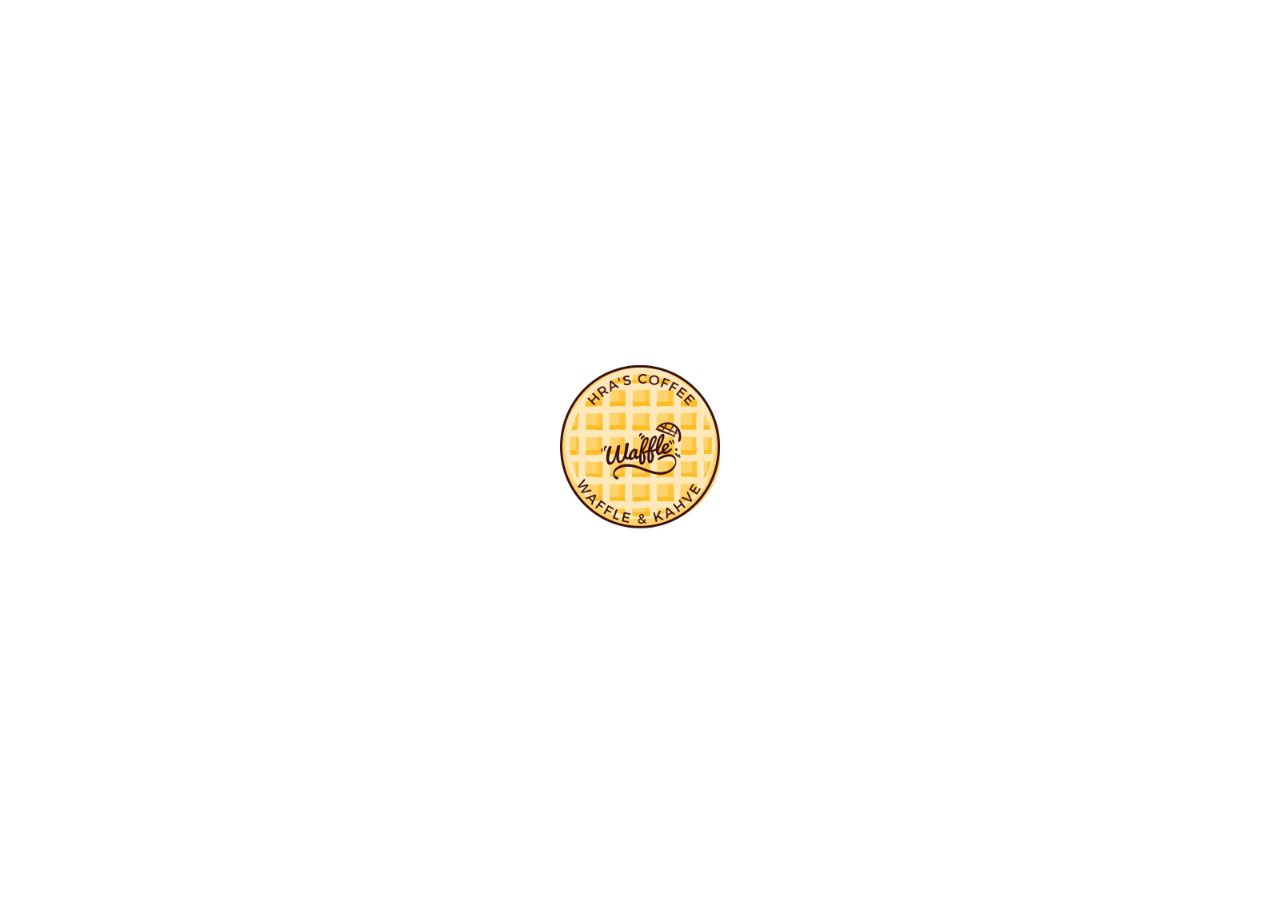
<file: Index.html>
<!DOCTYPE html>
<html lang="en">

<head>
    <meta charset="UTF-8">
    <meta http-equiv="X-UA-Compatible" content="IE=edge">
    <meta name="viewport" content="width=device-width, initial-scale=1.0">
    <title>Logo Animasyonu</title>
    <link rel="stylesheet" href="styles.css">
</head>

<body>
    <div class="logo-container">
        <img class="logo" src="Logo.jpg" alt="Logo">
    </div>

    <script src="script.js"></script>
</body>

</html>
</file>
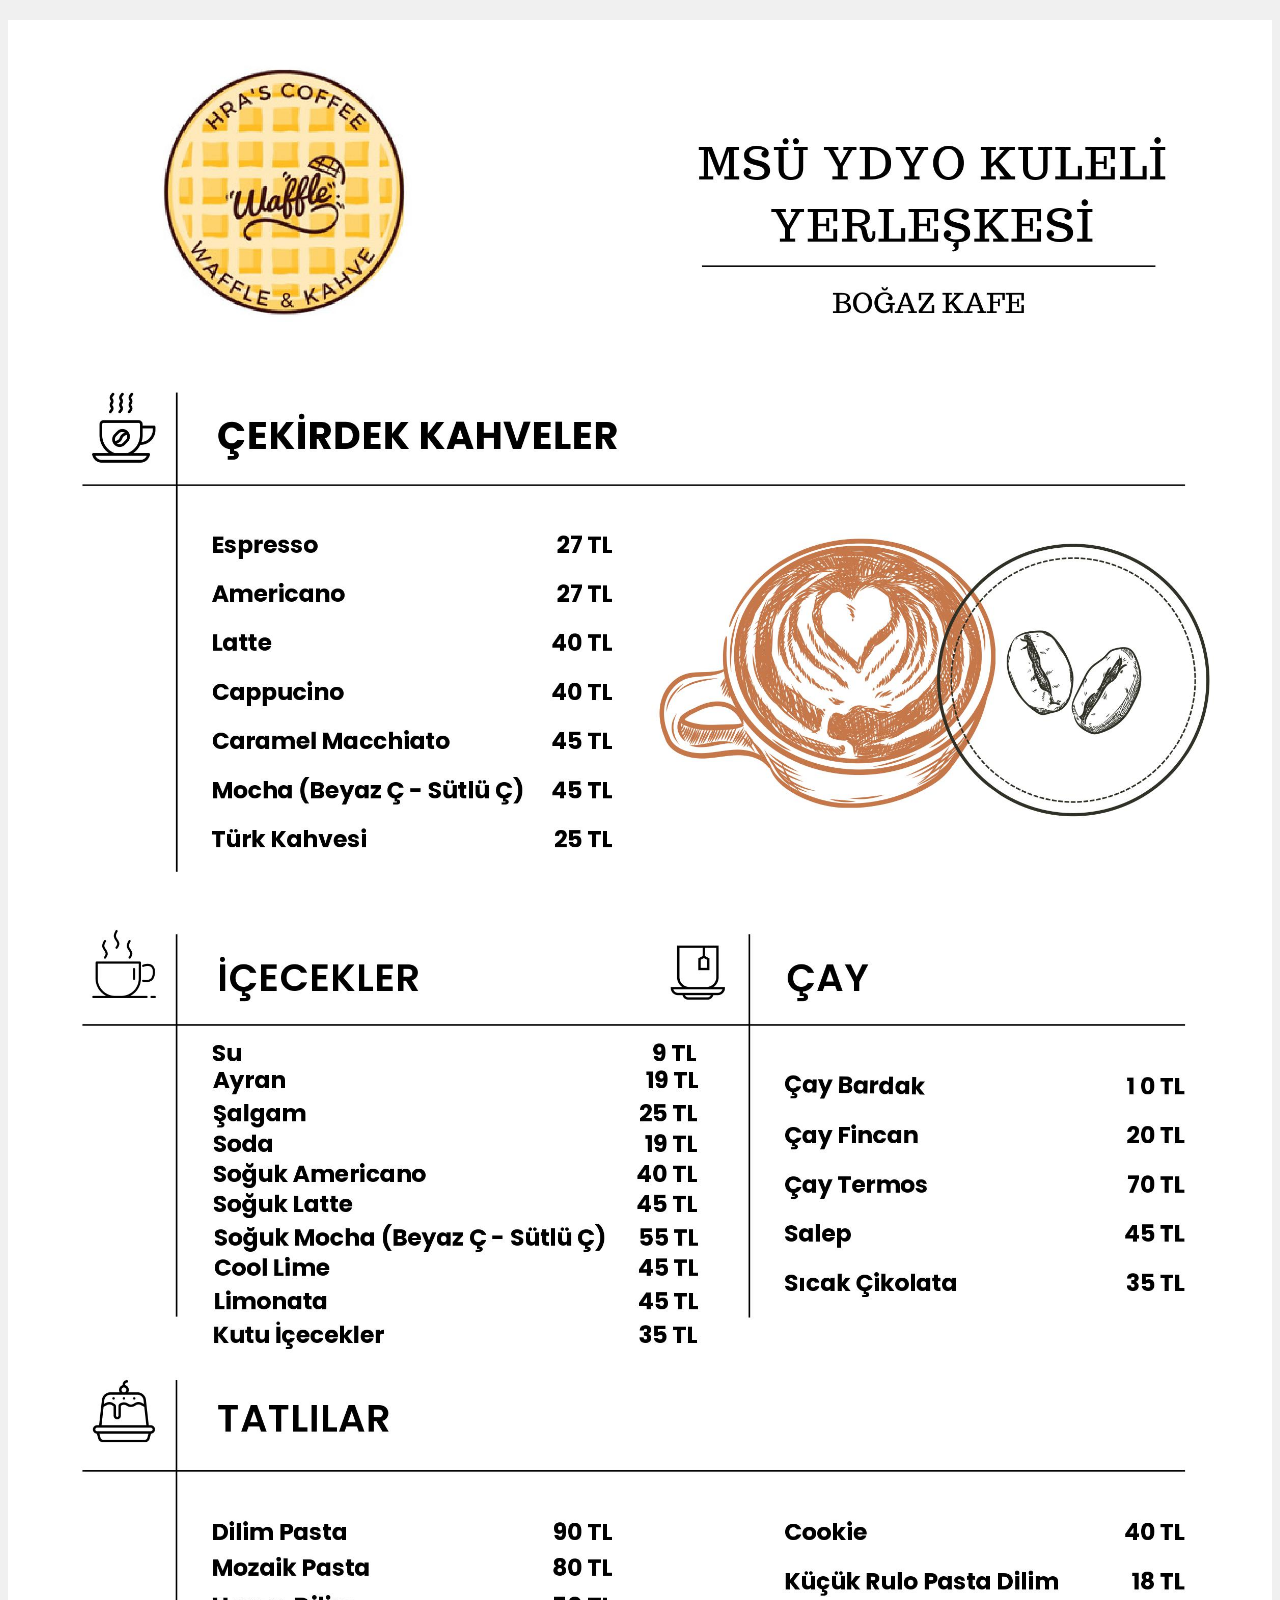
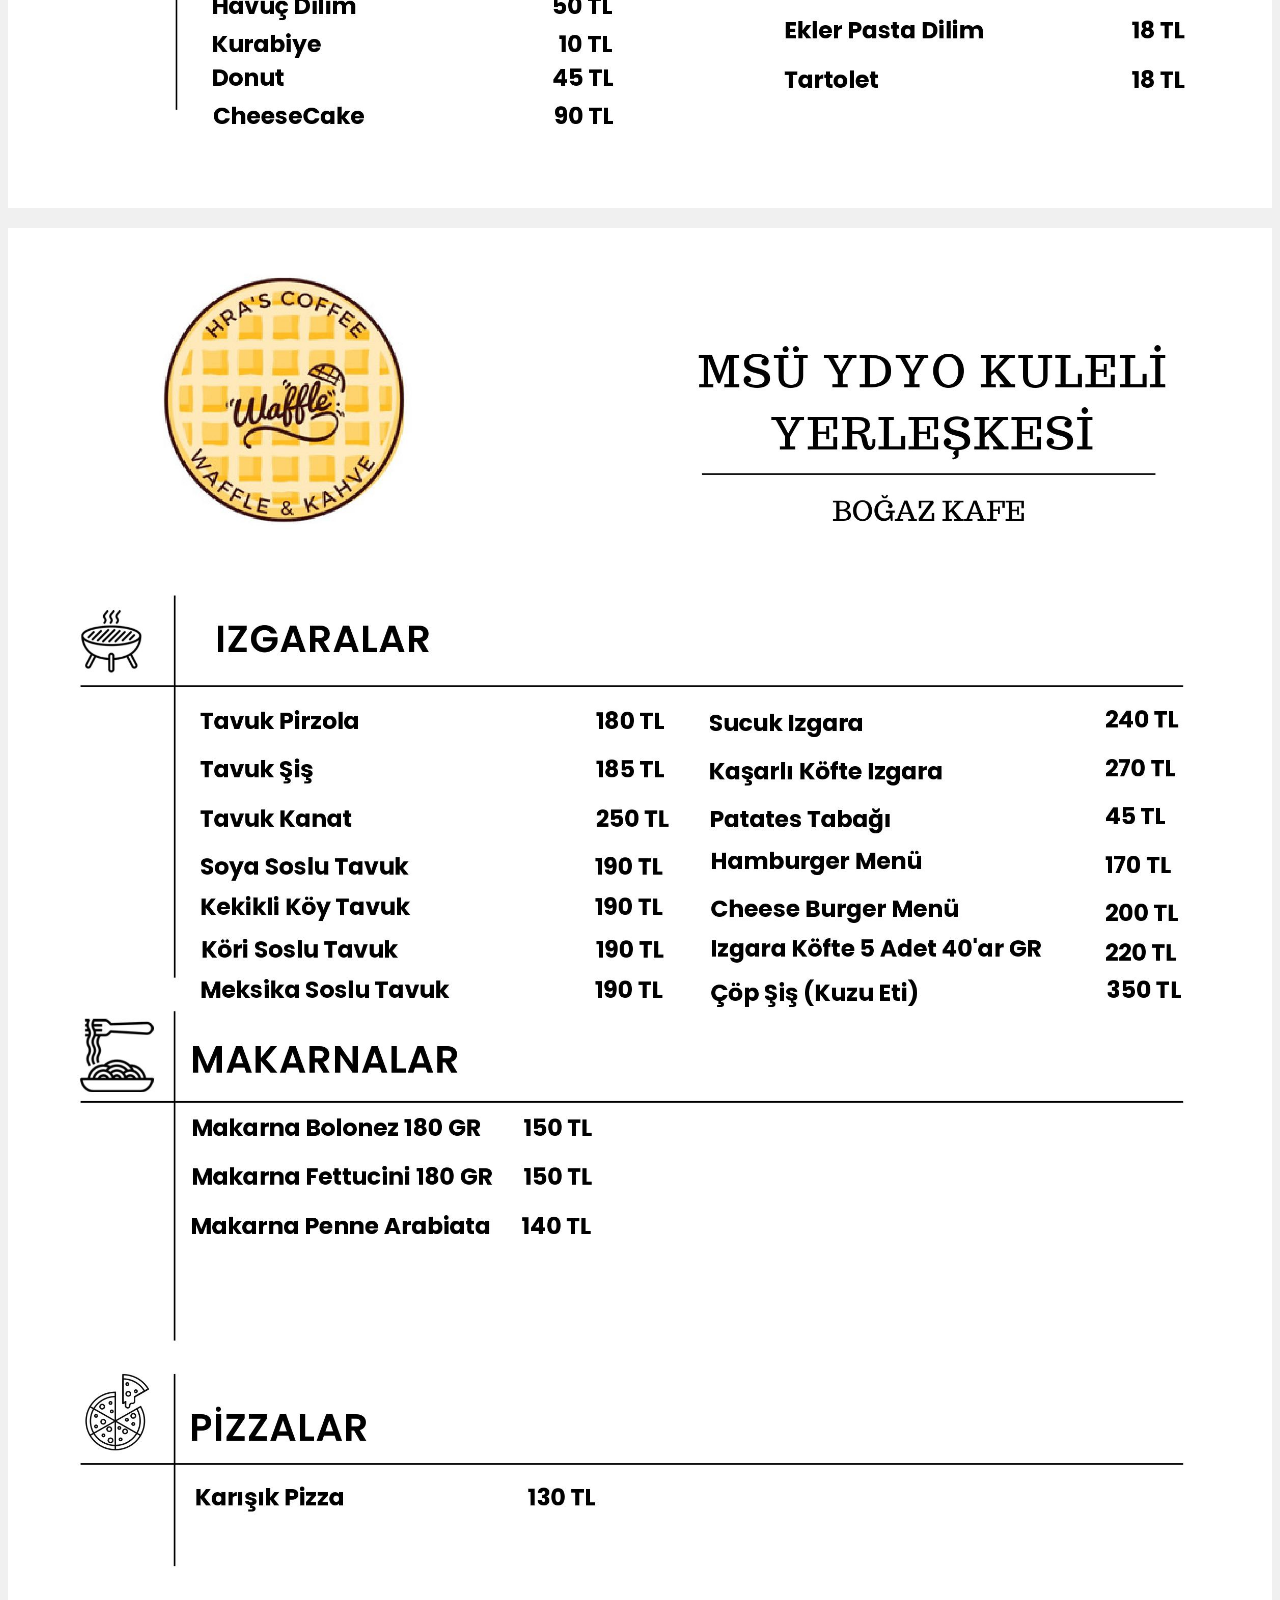
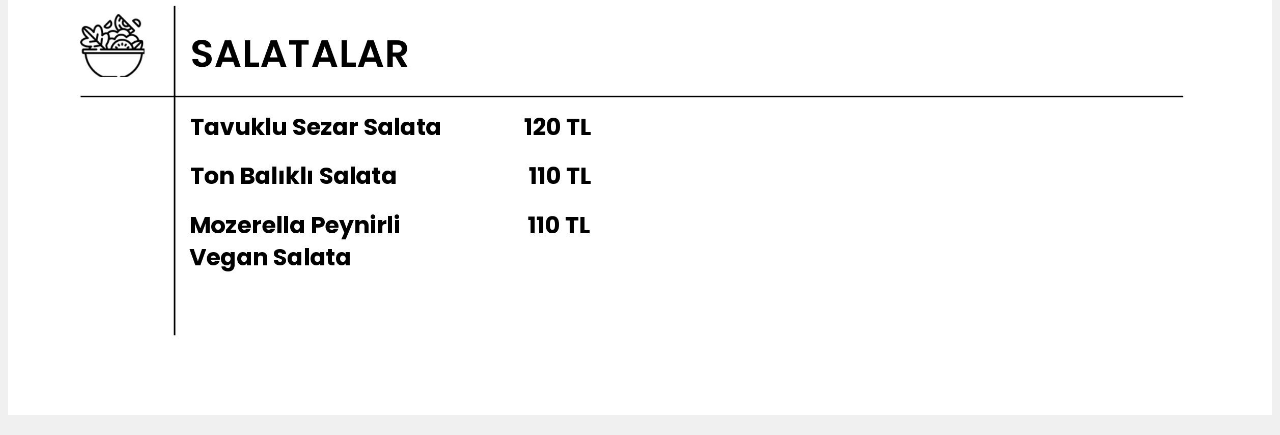
<file: images.html>
<!DOCTYPE html>
<html lang="en">

<head>
    <meta charset="UTF-8">
    <meta http-equiv="X-UA-Compatible" content="IE=edge">
    <meta name="viewport" content="width=device-width, initial-scale=1.0">
    <title>Resimler</title>
    <link rel="stylesheet" href="style_images.css">
</head>

<body>
    <div class="image-container">
        <img src="yazlikmenü0.jpg" alt="Image 1">
    </div>
    <div class="image-container">
        <img src="yazlikmenü1.jpg" alt="Image 2">
    </div>
</body>
<script src="script_images.js"></script>

</html>
</file>
<file: styles.css>
body {
    margin: 0;
    padding: 0;
    overflow: hidden;
    display: flex;
    justify-content: center;
    align-items: center;
    height: 100vh;
    background-color: white;
}

.logo-container {
    width: 200px;
    height: 200px;
    overflow: hidden;
}

.logo {
    width: 100%;
    height: 100%;
    object-fit: contain;
    animation: logoAnimation 2s ease-out forwards;
    opacity: 0;
}

@keyframes logoAnimation {
    0% {
        transform: scale(0);
        opacity: 0;
    }

    100% {
        transform: scale(1);
        opacity: 1;
    }
}

/* Diğer stiller */

.responsive-img {
    max-width: 100%;
    height: auto;
}

/* Diğer stiller */

/* Diğer stiller */

.image-container {
    display: block;
    max-width: 100%;
    height: auto;
    margin-bottom: 20px; /* Resimler arasında boşluk bırakmak için */
}

.image-container img {
    max-width: 100%;
    height: auto;
}
</file>
<file: style_images.css>
body {
    padding: 0;
    font-family: Arial, sans-serif;
    background-color: #f0f0f0; /* Arka plan rengi */
}

.page-container {
    max-width: 800px; /* Sayfa genişliği */
    margin: 40px auto; /* Sayfayı ortala ve kenarlarda 40px boşluk bırak */
    padding: 20px; /* İçeriğin kenarlardan uzaklığı */
    background-color: #fff; /* Sayfa arka plan rengi */
    border-radius: 10px; /* Köşeleri yuvarla */
    box-shadow: 0 0 10px rgba(0, 0, 0, 0.1); /* Gölge efekti */
}

.image-container {
    max-width: 100%;
    margin: 20px auto; /* Resimler arasında 20px boşluk */
    text-align: center;
}

.image-container img {
    max-width: 100%;
    height: auto;
    display: block;
    margin: 0 auto;
}
</file>
